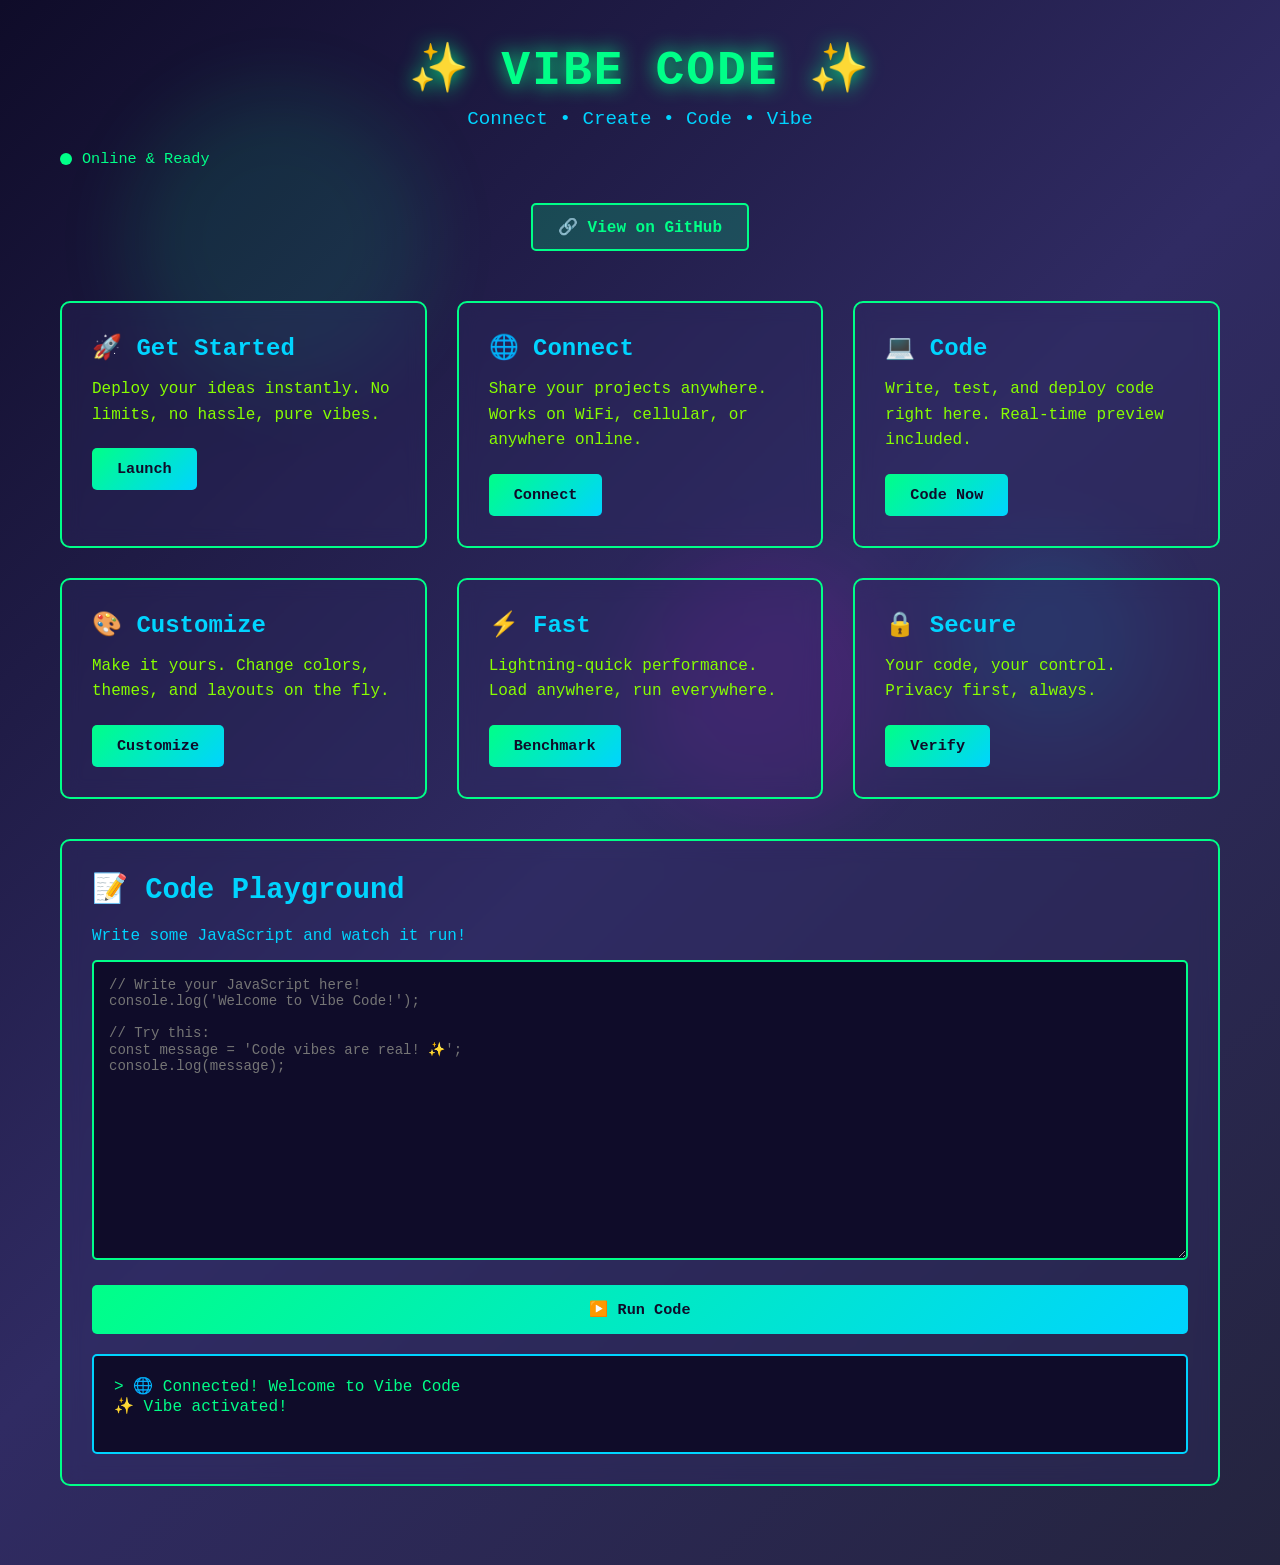
<file: index.html>
<!DOCTYPE html>
<html lang="en">
<head>
    <meta charset="UTF-8">
    <meta name="viewport" content="width=device-width, initial-scale=1.0">
    <title>Vibe Code - Connect & Create</title>
    <style>
        * {
            margin: 0;
            padding: 0;
            box-sizing: border-box;
        }

        body {
            font-family: 'Fira Code', 'Courier New', monospace;
            background: linear-gradient(135deg, #0f0c29, #302b63, #24243e);
            color: #00ff88;
            min-height: 100vh;
            overflow-x: hidden;
            position: relative;
        }

        /* Animated background */
        .background {
            position: fixed;
            top: 0;
            left: 0;
            width: 100%;
            height: 100%;
            z-index: -1;
            opacity: 0.1;
        }

        .blob {
            position: absolute;
            border-radius: 50%;
            filter: blur(40px);
            animation: blob-animation 8s infinite;
        }

        .blob1 {
            width: 300px;
            height: 300px;
            background: #00ff88;
            top: 10%;
            left: 10%;
            animation-delay: 0s;
        }

        .blob2 {
            width: 200px;
            height: 200px;
            background: #00d4ff;
            top: 60%;
            right: 10%;
            animation-delay: 2s;
        }

        .blob3 {
            width: 250px;
            height: 250px;
            background: #ff00ff;
            bottom: 10%;
            left: 50%;
            animation-delay: 4s;
        }

        @keyframes blob-animation {
            0%, 100% { transform: translate(0, 0) scale(1); }
            33% { transform: translate(30px, -50px) scale(1.1); }
            66% { transform: translate(-20px, 20px) scale(0.9); }
        }

        /* Main container */
        .container {
            max-width: 1200px;
            margin: 0 auto;
            padding: 40px 20px;
            position: relative;
            z-index: 1;
        }

        header {
            text-align: center;
            margin-bottom: 50px;
            animation: fadeInDown 1s ease-out;
        }

        h1 {
            font-size: 3em;
            margin-bottom: 10px;
            text-shadow: 0 0 20px #00ff88;
            letter-spacing: 2px;
        }

        .subtitle {
            font-size: 1.2em;
            color: #00d4ff;
            margin-bottom: 20px;
        }

        .github-link {
            display: inline-block;
            margin-top: 15px;
            padding: 12px 25px;
            background: rgba(0, 255, 136, 0.2);
            border: 2px solid #00ff88;
            border-radius: 5px;
            text-decoration: none;
            color: #00ff88;
            transition: all 0.3s ease;
            font-weight: bold;
        }

        .github-link:hover {
            background: rgba(0, 255, 136, 0.4);
            box-shadow: 0 0 15px rgba(0, 255, 136, 0.5);
        }

        /* Main content grid */
        .grid {
            display: grid;
            grid-template-columns: repeat(auto-fit, minmax(280px, 1fr));
            gap: 30px;
            margin-bottom: 40px;
        }

        .card {
            background: rgba(48, 43, 99, 0.3);
            border: 2px solid #00ff88;
            border-radius: 10px;
            padding: 30px;
            backdrop-filter: blur(10px);
            transition: all 0.3s ease;
            cursor: pointer;
            animation: fadeInUp 1s ease-out;
            position: relative;
            overflow: hidden;
        }

        .card:hover {
            transform: translateY(-10px);
            box-shadow: 0 0 30px rgba(0, 255, 136, 0.5);
            border-color: #00d4ff;
        }

        .card::before {
            content: '';
            position: absolute;
            top: 0;
            left: -100%;
            width: 100%;
            height: 100%;
            background: linear-gradient(90deg, transparent, rgba(0, 255, 136, 0.2), transparent);
            animation: shimmer 3s infinite;
        }

        @keyframes shimmer {
            0% { left: -100%; }
            100% { left: 100%; }
        }

        .card h3 {
            font-size: 1.5em;
            margin-bottom: 15px;
            color: #00d4ff;
        }

        .card p {
            line-height: 1.6;
            margin-bottom: 20px;
            color: #88ff00;
        }

        .btn {
            background: linear-gradient(135deg, #00ff88, #00d4ff);
            color: #0f0c29;
            border: none;
            padding: 12px 25px;
            border-radius: 5px;
            font-family: 'Fira Code', monospace;
            font-weight: bold;
            cursor: pointer;
            transition: all 0.3s ease;
            font-size: 0.95em;
        }

        .btn:hover {
            transform: scale(1.05);
            box-shadow: 0 0 15px rgba(0, 255, 136, 0.6);
        }

        .btn:active {
            transform: scale(0.98);
        }

        /* Code editor section */
        .editor-section {
            background: rgba(48, 43, 99, 0.3);
            border: 2px solid #00ff88;
            border-radius: 10px;
            padding: 30px;
            margin-bottom: 40px;
            backdrop-filter: blur(10px);
            animation: fadeInUp 1.2s ease-out;
        }

        .editor-section h2 {
            color: #00d4ff;
            margin-bottom: 20px;
            font-size: 1.8em;
        }

        textarea {
            width: 100%;
            height: 300px;
            background: #0f0c29;
            color: #00ff88;
            border: 2px solid #00ff88;
            border-radius: 5px;
            padding: 15px;
            font-family: 'Fira Code', monospace;
            font-size: 14px;
            resize: vertical;
            transition: border-color 0.3s ease;
        }

        textarea:focus {
            outline: none;
            border-color: #00d4ff;
            box-shadow: 0 0 20px rgba(0, 212, 255, 0.3);
        }

        #output {
            background: #0f0c29;
            color: #00ff88;
            padding: 20px;
            border-radius: 5px;
            margin-top: 20px;
            border: 2px solid #00d4ff;
            min-height: 100px;
            white-space: pre-wrap;
            word-wrap: break-word;
            font-family: 'Fira Code', monospace;
        }

        /* Status indicator */
        .status {
            display: flex;
            align-items: center;
            gap: 10px;
            margin-bottom: 20px;
            font-size: 0.95em;
        }

        .status-dot {
            width: 12px;
            height: 12px;
            border-radius: 50%;
            background: #00ff88;
            animation: pulse 2s infinite;
        }

        @keyframes pulse {
            0%, 100% { opacity: 1; }
            50% { opacity: 0.5; }
        }

        @keyframes fadeInDown {
            from {
                opacity: 0;
                transform: translateY(-30px);
            }
            to {
                opacity: 1;
                transform: translateY(0);
            }
        }

        @keyframes fadeInUp {
            from {
                opacity: 0;
                transform: translateY(30px);
            }
            to {
                opacity: 1;
                transform: translateY(0);
            }
        }

        /* Responsive */
        @media (max-width: 768px) {
            h1 {
                font-size: 2em;
            }

            .grid {
                grid-template-columns: 1fr;
            }

            .container {
                padding: 20px 10px;
            }
        }
    </style>
</head>
<body>
    <div class="background">
        <div class="blob blob1"></div>
        <div class="blob blob2"></div>
        <div class="blob blob3"></div>
    </div>

    <div class="container">
        <header>
            <h1>✨ VIBE CODE ✨</h1>
            <p class="subtitle">Connect • Create • Code • Vibe</p>
            <div class="status">
                <div class="status-dot"></div>
                <span>Online & Ready</span>
            </div>
            <a href="https://github.com/brentabbinkin-cloud/bookish-computing-machine" class="github-link" target="_blank">
                🔗 View on GitHub
            </a>
        </header>

        <div class="grid">
            <div class="card">
                <h3>🚀 Get Started</h3>
                <p>Deploy your ideas instantly. No limits, no hassle, pure vibes.</p>
                <button class="btn" onclick="showMessage('Welcome to Vibe Code!')">Launch</button>
            </div>

            <div class="card">
                <h3>🌐 Connect</h3>
                <p>Share your projects anywhere. Works on WiFi, cellular, or anywhere online.</p>
                <button class="btn" onclick="showMessage('Connected to Vibe Network')">Connect</button>
            </div>

            <div class="card">
                <h3>💻 Code</h3>
                <p>Write, test, and deploy code right here. Real-time preview included.</p>
                <button class="btn" onclick="scrollToEditor()">Code Now</button>
            </div>

            <div class="card">
                <h3>🎨 Customize</h3>
                <p>Make it yours. Change colors, themes, and layouts on the fly.</p>
                <button class="btn" onclick="toggleTheme()">Customize</button>
            </div>

            <div class="card">
                <h3>⚡ Fast</h3>
                <p>Lightning-quick performance. Load anywhere, run everywhere.</p>
                <button class="btn" onclick="showMessage('Speed: 99.9% ⚡')">Benchmark</button>
            </div>

            <div class="card">
                <h3>🔒 Secure</h3>
                <p>Your code, your control. Privacy first, always.</p>
                <button class="btn" onclick="showMessage('🔒 Secure Connection Established')">Verify</button>
            </div>
        </div>

        <div class="editor-section">
            <h2>📝 Code Playground</h2>
            <p style="margin-bottom: 15px; color: #00d4ff;">Write some JavaScript and watch it run!</p>
            <textarea id="codeInput" placeholder="// Write your JavaScript here!&#10;console.log('Welcome to Vibe Code!');&#10;&#10;// Try this:&#10;const message = 'Code vibes are real! ✨';&#10;console.log(message);"></textarea>
            <button class="btn" onclick="runCode()" style="margin-top: 20px; width: 100%; padding: 15px;">▶️ Run Code</button>
            <div id="output">Output will appear here...</div>
        </div>
    </div>

    <script>
        function showMessage(msg) {
            const output = document.getElementById('output');
            output.textContent = `> ${msg}\n✨ Vibe activated!`;
        }

        function scrollToEditor() {
            document.querySelector('.editor-section').scrollIntoView({ behavior: 'smooth' });
        }

        function toggleTheme() {
            document.body.style.filter = document.body.style.filter === 'invert(1)' ? 'invert(0)' : 'invert(1)';
            showMessage('🎨 Theme toggled!');
        }

        function runCode() {
            const code = document.getElementById('codeInput').value;
            const output = document.getElementById('output');
            
            try {
                // Capture console output
                let logs = [];
                const originalLog = console.log;
                console.log = function(...args) {
                    logs.push(args.join(' '));
                    originalLog(...args);
                };

                // Execute user code
                eval(code);

                // Restore console
                console.log = originalLog;

                // Display output
                output.textContent = logs.length > 0 ? logs.join('\n') : '✨ Code executed successfully!';
            } catch (error) {
                output.textContent = `❌ Error: ${error.message}`;
            }
        }

        // Welcome message
        window.addEventListener('load', () => {
            showMessage('🌐 Connected! Welcome to Vibe Code');
        });
    </script>
</body>
</html>
</file>
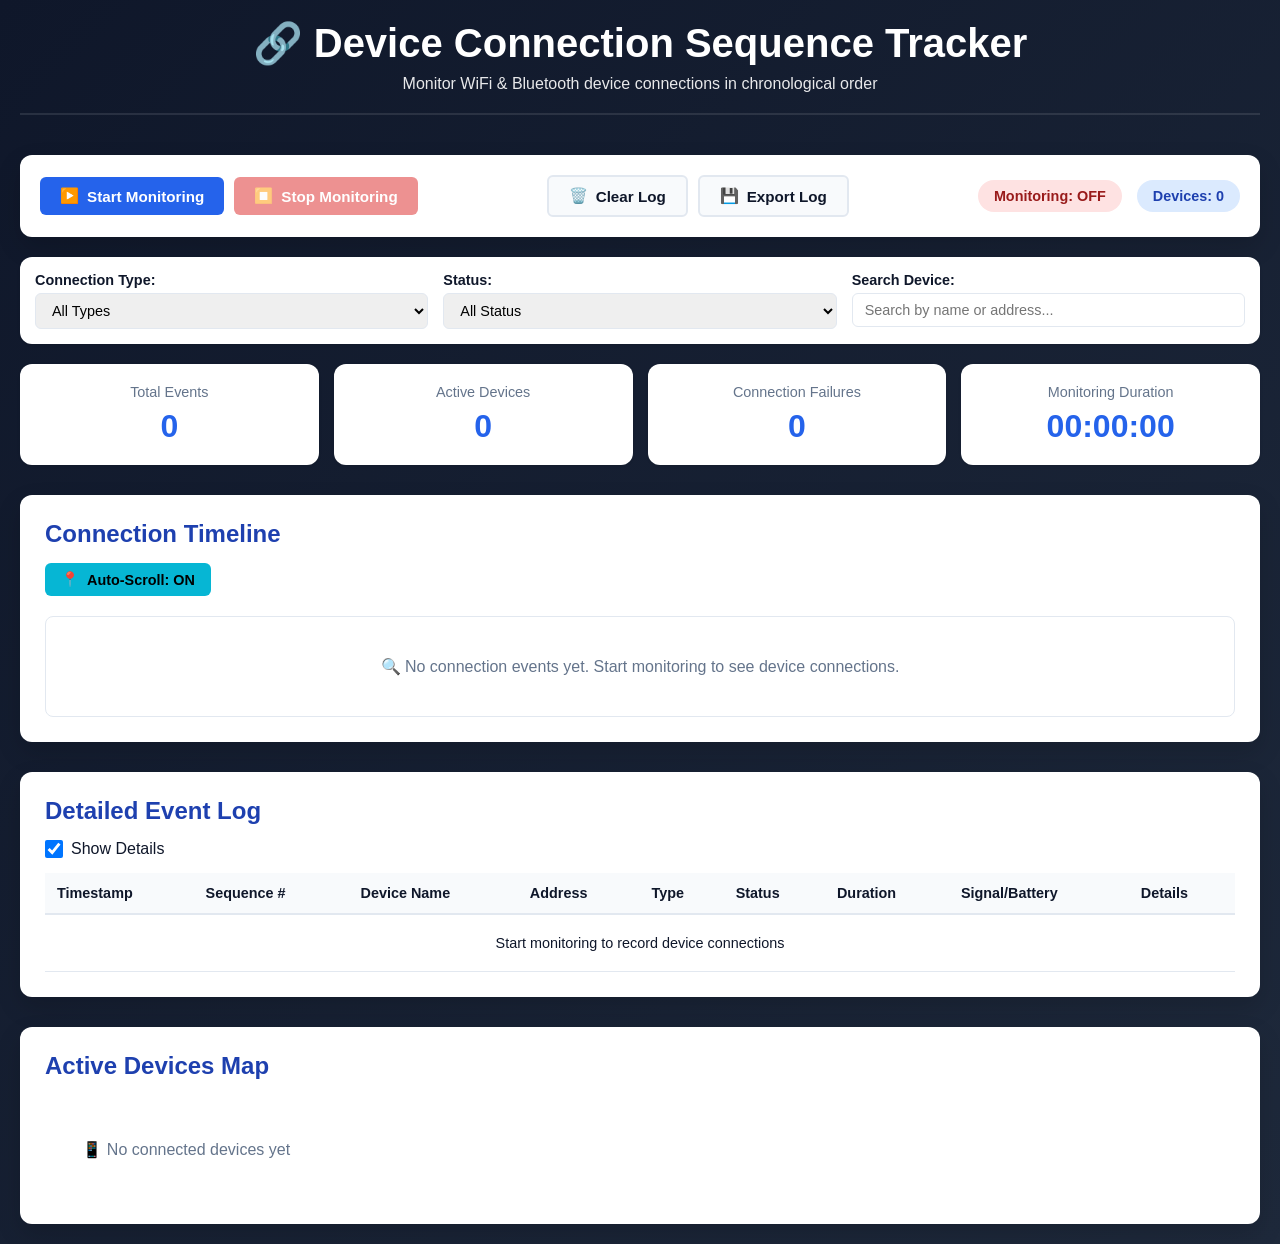
<file: device-tracker.html>
<!DOCTYPE html>
<html lang="en">
<head>
    <meta charset="UTF-8">
    <meta name="viewport" content="width=device-width, initial-scale=1.0">
    <title>Device Connection Sequence Tracker</title>
    <link rel="stylesheet" href="device-tracker.css">
</head>
<body>
    <div class="container">
        <header class="header">
            <h1>🔗 Device Connection Sequence Tracker</h1>
            <p class="subtitle">Monitor WiFi & Bluetooth device connections in chronological order</p>
        </header>

        <!-- Control Panel -->
        <div class="control-panel">
            <div class="control-group">
                <button id="startMonitor" class="btn btn-primary">
                    <span class="icon">▶️</span> Start Monitoring
                </button>
                <button id="stopMonitor" class="btn btn-danger" disabled>
                    <span class="icon">⏹️</span> Stop Monitoring
                </button>
            </div>
            <div class="control-group">
                <button id="clearLog" class="btn btn-secondary">
                    <span class="icon">🗑️</span> Clear Log
                </button>
                <button id="exportLog" class="btn btn-secondary">
                    <span class="icon">💾</span> Export Log
                </button>
            </div>
            <div class="status-display">
                <span id="monitorStatus" class="status-badge status-stopped">Monitoring: OFF</span>
                <span id="deviceCount" class="status-badge status-info">Devices: 0</span>
            </div>
        </div>

        <!-- Filter Panel -->
        <div class="filter-panel">
            <div class="filter-group">
                <label for="connectionTypeFilter">Connection Type:</label>
                <select id="connectionTypeFilter">
                    <option value="">All Types</option>
                    <option value="WiFi">WiFi</option>
                    <option value="Bluetooth">Bluetooth</option>
                    <option value="USB">USB</option>
                    <option value="NFC">NFC</option>
                </select>
            </div>
            <div class="filter-group">
                <label for="statusFilter">Status:</label>
                <select id="statusFilter">
                    <option value="">All Status</option>
                    <option value="Connected">Connected</option>
                    <option value="Disconnected">Disconnected</option>
                    <option value="Connecting">Connecting</option>
                    <option value="Error">Error</option>
                </select>
            </div>
            <div class="filter-group">
                <label for="searchDevice">Search Device:</label>
                <input type="text" id="searchDevice" placeholder="Search by name or address...">
            </div>
        </div>

        <!-- Statistics Panel -->
        <div class="stats-panel">
            <div class="stat-card">
                <div class="stat-label">Total Events</div>
                <div class="stat-value" id="totalEvents">0</div>
            </div>
            <div class="stat-card">
                <div class="stat-label">Active Devices</div>
                <div class="stat-value" id="activeDevices">0</div>
            </div>
            <div class="stat-card">
                <div class="stat-label">Connection Failures</div>
                <div class="stat-value" id="failureCount">0</div>
            </div>
            <div class="stat-card">
                <div class="stat-label">Monitoring Duration</div>
                <div class="stat-value" id="duration">00:00:00</div>
            </div>
        </div>

        <!-- Timeline View -->
        <div class="timeline-section">
            <h2>Connection Timeline</h2>
            <div class="timeline-controls">
                <button id="autoScroll" class="btn btn-small" style="background: #06b6d4;">
                    <span class="icon">📍</span> Auto-Scroll: ON
                </button>
            </div>
            <div class="timeline-container" id="timeline">
                <div class="timeline-placeholder">
                    <p>🔍 No connection events yet. Start monitoring to see device connections.</p>
                </div>
            </div>
        </div>

        <!-- Detailed Event Log -->
        <div class="log-section">
            <h2>Detailed Event Log</h2>
            <div class="log-controls">
                <label>
                    <input type="checkbox" id="showDetails" checked> Show Details
                </label>
            </div>
            <table class="event-table" id="eventTable">
                <thead>
                    <tr>
                        <th>Timestamp</th>
                        <th>Sequence #</th>
                        <th>Device Name</th>
                        <th>Address</th>
                        <th>Type</th>
                        <th>Status</th>
                        <th>Duration</th>
                        <th>Signal/Battery</th>
                        <th>Details</th>
                    </tr>
                </thead>
                <tbody id="logBody">
                    <tr class="placeholder-row">
                        <td colspan="9" style="text-align: center; padding: 20px;">Start monitoring to record device connections</td>
                    </tr>
                </tbody>
            </table>
        </div>

        <!-- Device Map -->
        <div class="device-map-section">
            <h2>Active Devices Map</h2>
            <div class="device-grid" id="deviceGrid">
                <div class="device-placeholder">
                    <p>📱 No connected devices yet</p>
                </div>
            </div>
        </div>
    </div>

    <!-- Modal for detailed event info -->
    <div id="detailModal" class="modal hidden">
        <div class="modal-content">
            <div class="modal-header">
                <h3>Connection Event Details</h3>
                <button class="modal-close">&times;</button>
            </div>
            <div class="modal-body" id="modalBody"></div>
        </div>
    </div>

    <script src="device-tracker.js"></script>
</body>
</html>
</file>
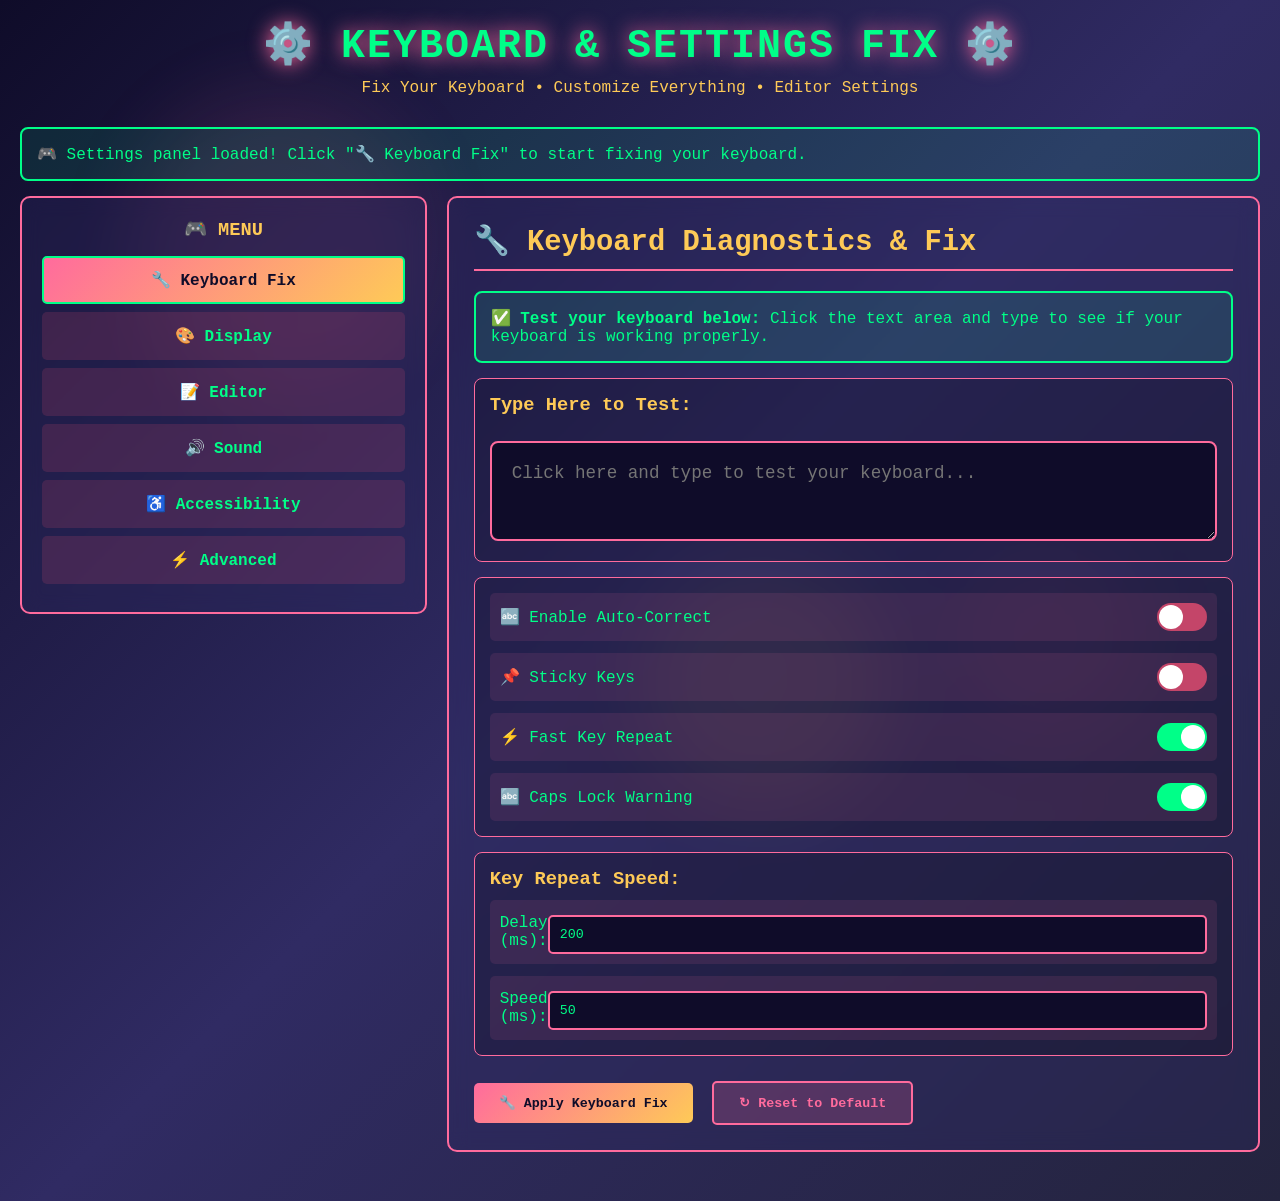
<file: keyboard-settings.html>
<!DOCTYPE html>
<html lang="en">
<head>
    <meta charset="UTF-8">
    <meta name="viewport" content="width=device-width, initial-scale=1.0">
    <title>Keyboard & Settings Fix - Vibe Code</title>
    <style>
        * {
            margin: 0;
            padding: 0;
            box-sizing: border-box;
        }

        body {
            font-family: 'Fira Code', 'Courier New', monospace;
            background: linear-gradient(135deg, #0f0c29, #302b63, #24243e);
            color: #00ff88;
            min-height: 100vh;
            overflow-x: hidden;
            position: relative;
        }

        /* Animated background */
        .background {
            position: fixed;
            top: 0;
            left: 0;
            width: 100%;
            height: 100%;
            z-index: -1;
            opacity: 0.1;
        }

        .blob {
            position: absolute;
            border-radius: 50%;
            filter: blur(40px);
            animation: blob-animation 8s infinite;
        }

        .blob1 {
            width: 300px;
            height: 300px;
            background: #ff6b9d;
            top: 10%;
            left: 10%;
            animation-delay: 0s;
        }

        .blob2 {
            width: 200px;
            height: 200px;
            background: #c44569;
            top: 60%;
            right: 10%;
            animation-delay: 2s;
        }

        .blob3 {
            width: 250px;
            height: 250px;
            background: #feca57;
            bottom: 10%;
            left: 50%;
            animation-delay: 4s;
        }

        @keyframes blob-animation {
            0%, 100% { transform: translate(0, 0) scale(1); }
            33% { transform: translate(30px, -50px) scale(1.1); }
            66% { transform: translate(-20px, 20px) scale(0.9); }
        }

        .container {
            max-width: 1400px;
            margin: 0 auto;
            padding: 20px;
            position: relative;
            z-index: 1;
        }

        header {
            text-align: center;
            margin-bottom: 30px;
            animation: fadeInDown 1s ease-out;
        }

        h1 {
            font-size: 2.5em;
            margin-bottom: 10px;
            text-shadow: 0 0 20px #ff6b9d;
            letter-spacing: 2px;
        }

        .subtitle {
            font-size: 1em;
            color: #feca57;
            margin-bottom: 15px;
        }

        /* Layout */
        .main-layout {
            display: grid;
            grid-template-columns: 1fr 2fr;
            gap: 20px;
            margin-bottom: 30px;
        }

        /* Sidebar */
        .sidebar {
            background: rgba(48, 43, 99, 0.3);
            border: 2px solid #ff6b9d;
            border-radius: 10px;
            padding: 20px;
            backdrop-filter: blur(10px);
            height: fit-content;
        }

        .sidebar h3 {
            color: #feca57;
            margin-bottom: 15px;
            text-align: center;
        }

        .menu-item {
            padding: 12px;
            margin: 8px 0;
            background: rgba(196, 69, 105, 0.2);
            border: 2px solid transparent;
            border-radius: 5px;
            cursor: pointer;
            transition: all 0.3s ease;
            text-align: center;
            font-weight: bold;
        }

        .menu-item:hover {
            border-color: #feca57;
            background: rgba(254, 202, 87, 0.2);
            transform: translateX(5px);
        }

        .menu-item.active {
            background: linear-gradient(135deg, #ff6b9d, #feca57);
            color: #0f0c29;
            border-color: #00ff88;
        }

        /* Content area */
        .content {
            background: rgba(48, 43, 99, 0.3);
            border: 2px solid #ff6b9d;
            border-radius: 10px;
            padding: 25px;
            backdrop-filter: blur(10px);
        }

        .section {
            display: none;
            animation: fadeInUp 0.5s ease-out;
        }

        .section.active {
            display: block;
        }

        .section h2 {
            color: #feca57;
            margin-bottom: 20px;
            font-size: 1.8em;
            border-bottom: 2px solid #ff6b9d;
            padding-bottom: 10px;
        }

        /* Settings groups */
        .setting-group {
            background: rgba(0, 0, 0, 0.2);
            border: 1px solid #ff6b9d;
            border-radius: 8px;
            padding: 15px;
            margin-bottom: 15px;
        }

        .setting-item {
            display: flex;
            justify-content: space-between;
            align-items: center;
            margin-bottom: 12px;
            padding: 10px;
            background: rgba(255, 107, 157, 0.1);
            border-radius: 5px;
        }

        .setting-item:last-child {
            margin-bottom: 0;
        }

        .setting-label {
            flex: 1;
            color: #00ff88;
        }

        /* Toggle switch */
        .toggle {
            position: relative;
            width: 50px;
            height: 28px;
            background: #c44569;
            border-radius: 14px;
            cursor: pointer;
            transition: all 0.3s ease;
        }

        .toggle.active {
            background: #00ff88;
        }

        .toggle::after {
            content: '';
            position: absolute;
            width: 24px;
            height: 24px;
            background: white;
            border-radius: 50%;
            top: 2px;
            left: 2px;
            transition: all 0.3s ease;
        }

        .toggle.active::after {
            left: 24px;
        }

        /* Select dropdown */
        select {
            background: #0f0c29;
            color: #00ff88;
            border: 2px solid #ff6b9d;
            padding: 8px 12px;
            border-radius: 5px;
            font-family: 'Fira Code', monospace;
            cursor: pointer;
            transition: all 0.3s ease;
        }

        select:focus {
            outline: none;
            border-color: #feca57;
            box-shadow: 0 0 10px rgba(254, 202, 87, 0.3);
        }

        /* Input fields */
        input[type="text"],
        input[type="number"],
        textarea {
            background: #0f0c29;
            color: #00ff88;
            border: 2px solid #ff6b9d;
            padding: 10px;
            border-radius: 5px;
            font-family: 'Fira Code', monospace;
            width: 100%;
            transition: all 0.3s ease;
            margin-top: 5px;
        }

        input[type="text"]:focus,
        input[type="number"]:focus,
        textarea:focus {
            outline: none;
            border-color: #feca57;
            box-shadow: 0 0 15px rgba(254, 202, 87, 0.3);
        }

        /* Buttons */
        .btn {
            background: linear-gradient(135deg, #ff6b9d, #feca57);
            color: #0f0c29;
            border: none;
            padding: 12px 25px;
            border-radius: 5px;
            font-family: 'Fira Code', monospace;
            font-weight: bold;
            cursor: pointer;
            transition: all 0.3s ease;
            margin-top: 10px;
            margin-right: 10px;
        }

        .btn:hover {
            transform: scale(1.05);
            box-shadow: 0 0 15px rgba(255, 107, 157, 0.6);
        }

        .btn:active {
            transform: scale(0.98);
        }

        .btn-secondary {
            background: rgba(255, 107, 157, 0.2);
            border: 2px solid #ff6b9d;
            color: #ff6b9d;
        }

        .btn-secondary:hover {
            background: rgba(255, 107, 157, 0.4);
        }

        /* Keyboard test area */
        .keyboard-test {
            background: #0f0c29;
            border: 2px solid #ff6b9d;
            padding: 20px;
            border-radius: 8px;
            margin-top: 15px;
            min-height: 100px;
            font-size: 1.1em;
        }

        .keyboard-test:focus {
            border-color: #feca57;
            box-shadow: 0 0 20px rgba(254, 202, 87, 0.3);
        }

        /* Status indicator */
        .status {
            background: rgba(0, 255, 136, 0.1);
            border: 2px solid #00ff88;
            padding: 15px;
            border-radius: 8px;
            margin-bottom: 15px;
        }

        .status.success {
            background: rgba(0, 255, 136, 0.1);
            border-color: #00ff88;
        }

        .status.warning {
            background: rgba(254, 202, 87, 0.1);
            border-color: #feca57;
        }

        .status.error {
            background: rgba(255, 107, 157, 0.1);
            border-color: #ff6b9d;
        }

        .status p {
            margin: 0;
        }

        /* Responsive */
        @media (max-width: 768px) {
            .main-layout {
                grid-template-columns: 1fr;
            }

            h1 {
                font-size: 1.8em;
            }

            .sidebar {
                display: grid;
                grid-template-columns: repeat(2, 1fr);
            }
        }

        @keyframes fadeInDown {
            from {
                opacity: 0;
                transform: translateY(-30px);
            }
            to {
                opacity: 1;
                transform: translateY(0);
            }
        }

        @keyframes fadeInUp {
            from {
                opacity: 0;
                transform: translateY(30px);
            }
            to {
                opacity: 1;
                transform: translateY(0);
            }
        }
    </style>
</head>
<body>
    <div class="background">
        <div class="blob blob1"></div>
        <div class="blob blob2"></div>
        <div class="blob blob3"></div>
    </div>

    <div class="container">
        <header>
            <h1>⚙️ KEYBOARD & SETTINGS FIX ⚙️</h1>
            <p class="subtitle">Fix Your Keyboard • Customize Everything • Editor Settings</p>
        </header>

        <div class="main-layout">
            <!-- Sidebar Menu -->
            <div class="sidebar">
                <h3>🎮 MENU</h3>
                <div class="menu-item active" onclick="switchTab('keyboard')">🔧 Keyboard Fix</div>
                <div class="menu-item" onclick="switchTab('display')">🎨 Display</div>
                <div class="menu-item" onclick="switchTab('editor')">📝 Editor</div>
                <div class="menu-item" onclick="switchTab('sound')">🔊 Sound</div>
                <div class="menu-item" onclick="switchTab('accessibility')">♿ Accessibility</div>
                <div class="menu-item" onclick="switchTab('advanced')">⚡ Advanced</div>
            </div>

            <!-- Content Area -->
            <div class="content">
                <!-- Keyboard Tab -->
                <div id="keyboard" class="section active">
                    <h2>🔧 Keyboard Diagnostics & Fix</h2>
                    
                    <div class="status success">
                        <p>✅ <strong>Test your keyboard below:</strong> Click the text area and type to see if your keyboard is working properly.</p>
                    </div>

                    <div class="setting-group">
                        <h3 style="color: #feca57; margin-bottom: 10px;">Type Here to Test:</h3>
                        <textarea class="keyboard-test" id="keyboardTest" placeholder="Click here and type to test your keyboard..."></textarea>
                    </div>

                    <div class="setting-group">
                        <div class="setting-item">
                            <span class="setting-label">🔤 Enable Auto-Correct</span>
                            <div class="toggle" onclick="toggleSetting(this)"></div>
                        </div>
                        <div class="setting-item">
                            <span class="setting-label">📌 Sticky Keys</span>
                            <div class="toggle" onclick="toggleSetting(this)"></div>
                        </div>
                        <div class="setting-item">
                            <span class="setting-label">⚡ Fast Key Repeat</span>
                            <div class="toggle active" onclick="toggleSetting(this)"></div>
                        </div>
                        <div class="setting-item">
                            <span class="setting-label">🔤 Caps Lock Warning</span>
                            <div class="toggle active" onclick="toggleSetting(this)"></div>
                        </div>
                    </div>

                    <div class="setting-group">
                        <h3 style="color: #feca57; margin-bottom: 10px;">Key Repeat Speed:</h3>
                        <div class="setting-item">
                            <span class="setting-label">Delay (ms):</span>
                            <input type="number" value="200" min="50" max="1000">
                        </div>
                        <div class="setting-item">
                            <span class="setting-label">Speed (ms):</span>
                            <input type="number" value="50" min="10" max="300">
                        </div>
                    </div>

                    <button class="btn" onclick="fixKeyboard()">🔧 Apply Keyboard Fix</button>
                    <button class="btn btn-secondary" onclick="resetKeyboard()">↻ Reset to Default</button>
                </div>

                <!-- Display Tab -->
                <div id="display" class="section">
                    <h2>🎨 Display Settings</h2>
                    
                    <div class="setting-group">
                        <div class="setting-item">
                            <span class="setting-label">🌙 Dark Mode</span>
                            <div class="toggle active" onclick="toggleSetting(this)"></div>
                        </div>
                        <div class="setting-item">
                            <span class="setting-label">💡 High Contrast</span>
                            <div class="toggle" onclick="toggleSetting(this)"></div>
                        </div>
                        <div class="setting-item">
                            <span class="setting-label">✨ Animations</span>
                            <div class="toggle active" onclick="toggleSetting(this)"></div>
                        </div>
                        <div class="setting-item">
                            <span class="setting-label">🎯 Reduce Motion</span>
                            <div class="toggle" onclick="toggleSetting(this)"></div>
                        </div>
                    </div>

                    <div class="setting-group">
                        <h3 style="color: #feca57; margin-bottom: 10px;">Theme:</h3>
                        <div class="setting-item">
                            <select>
                                <option>Neon Pink</option>
                                <option>Cyberpunk Blue</option>
                                <option>Forest Green</option>
                                <option>Purple Vibes</option>
                                <option>Sunset Orange</option>
                            </select>
                        </div>
                    </div>

                    <div class="setting-group">
                        <h3 style="color: #feca57; margin-bottom: 10px;">Font Size:</h3>
                        <div class="setting-item">
                            <input type="number" value="16" min="12" max="24">
                            <span style="margin-left: 10px;">px</span>
                        </div>
                    </div>

                    <button class="btn" onclick="applyDisplay()">💾 Save Display Settings</button>
                </div>

                <!-- Editor Tab -->
                <div id="editor" class="section">
                    <h2>📝 Editor Settings</h2>
                    
                    <div class="setting-group">
                        <div class="setting-item">
                            <span class="setting-label">🔢 Show Line Numbers</span>
                            <div class="toggle active" onclick="toggleSetting(this)"></div>
                        </div>
                        <div class="setting-item">
                            <span class="setting-label">🎯 Highlight Current Line</span>
                            <div class="toggle active" onclick="toggleSetting(this)"></div>
                        </div>
                        <div class="setting-item">
                            <span class="setting-label">👁️ Show Whitespace</span>
                            <div class="toggle" onclick="toggleSetting(this)"></div>
                        </div>
                        <div class="setting-item">
                            <span class="setting-label">🔗 Auto-Closing Brackets</span>
                            <div class="toggle active" onclick="toggleSetting(this)"></div>
                        </div>
                        <div class="setting-item">
                            <span class="setting-label">🎨 Syntax Highlighting</span>
                            <div class="toggle active" onclick="toggleSetting(this)"></div>
                        </div>
                    </div>

                    <div class="setting-group">
                        <h3 style="color: #feca57; margin-bottom: 10px;">Tab Settings:</h3>
                        <div class="setting-item">
                            <span class="setting-label">Tab Size:</span>
                            <input type="number" value="4" min="2" max="8">
                        </div>
                        <div class="setting-item">
                            <span class="setting-label">Use Spaces</span>
                            <div class="toggle active" onclick="toggleSetting(this)"></div>
                        </div>
                    </div>

                    <div class="setting-group">
                        <h3 style="color: #feca57; margin-bottom: 10px;">Auto-Save:</h3>
                        <div class="setting-item">
                            <span class="setting-label">Enable Auto-Save</span>
                            <div class="toggle active" onclick="toggleSetting(this)"></div>
                        </div>
                        <div class="setting-item">
                            <span class="setting-label">Interval (seconds):</span>
                            <input type="number" value="30" min="5" max="300">
                        </div>
                    </div>

                    <button class="btn" onclick="applyEditor()">💾 Save Editor Settings</button>
                </div>

                <!-- Sound Tab -->
                <div id="sound" class="section">
                    <h2>🔊 Sound Settings</h2>
                    
                    <div class="setting-group">
                        <div class="setting-item">
                            <span class="setting-label">🔔 Enable Notifications</span>
                            <div class="toggle active" onclick="toggleSetting(this)"></div>
                        </div>
                        <div class="setting-item">
                            <span class="setting-label">⌨️ Keyboard Sound</span>
                            <div class="toggle" onclick="toggleSetting(this)"></div>
                        </div>
                        <div class="setting-item">
                            <span class="setting-label">✓ Success Sound</span>
                            <div class="toggle active" onclick="toggleSetting(this)"></div>
                        </div>
                        <div class="setting-item">
                            <span class="setting-label">⚠️ Error Sound</span>
                            <div class="toggle active" onclick="toggleSetting(this)"></div>
                        </div>
                    </div>

                    <div class="setting-group">
                        <h3 style="color: #feca57; margin-bottom: 10px;">Volume:</h3>
                        <div class="setting-item">
                            <span class="setting-label">Master Volume:</span>
                            <input type="range" min="0" max="100" value="80" style="width: 100%; margin-top: 5px;">
                        </div>
                    </div>

                    <button class="btn" onclick="applySound()">💾 Save Sound Settings</button>
                </div>

                <!-- Accessibility Tab -->
                <div id="accessibility" class="section">
                    <h2>♿ Accessibility</h2>
                    
                    <div class="setting-group">
                        <div class="setting-item">
                            <span class="setting-label">🔊 Screen Reader Support</span>
                            <div class="toggle" onclick="toggleSetting(this)"></div>
                        </div>
                        <div class="setting-item">
                            <span class="setting-label">📌 Sticky Keys</span>
                            <div class="toggle" onclick="toggleSetting(this)"></div>
                        </div>
                        <div class="setting-item">
                            <span class="setting-label">⏱️ Slow Keys</span>
                            <div class="toggle" onclick="toggleSetting(this)"></div>
                        </div>
                        <div class="setting-item">
                            <span class="setting-label">🎯 Toggle Keys</span>
                            <div class="toggle" onclick="toggleSetting(this)"></div>
                        </div>
                        <div class="setting-item">
                            <span class="setting-label">🔍 Magnifier</span>
                            <div class="toggle" onclick="toggleSetting(this)"></div>
                        </div>
                    </div>

                    <div class="setting-group">
                        <h3 style="color: #feca57; margin-bottom: 10px;">Text Size:</h3>
                        <div class="setting-item">
                            <select>
                                <option>Small (80%)</option>
                                <option selected>Normal (100%)</option>
                                <option>Large (120%)</option>
                                <option>Extra Large (150%)</option>
                            </select>
                        </div>
                    </div>

                    <button class="btn" onclick="applyAccessibility()">💾 Save Accessibility Settings</button>
                </div>

                <!-- Advanced Tab -->
                <div id="advanced" class="section">
                    <h2>⚡ Advanced Settings</h2>
                    
                    <div class="setting-group">
                        <div class="setting-item">
                            <span class="setting-label">🔧 Developer Mode</span>
                            <div class="toggle" onclick="toggleSetting(this)"></div>
                        </div>
                        <div class="setting-item">
                            <span class="setting-label">📊 Performance Metrics</span>
                            <div class="toggle" onclick="toggleSetting(this)"></div>
                        </div>
                        <div class="setting-item">
                            <span class="setting-label">🔐 Secure Mode</span>
                            <div class="toggle active" onclick="toggleSetting(this)"></div>
                        </div>
                        <div class="setting-item">
                            <span class="setting-label">🗑️ Auto-Cleanup Cache</span>
                            <div class="toggle active" onclick="toggleSetting(this)"></div>
                        </div>
                    </div>

                    <div class="setting-group">
                        <h3 style="color: #feca57; margin-bottom: 10px;">Storage:</h3>
                        <div class="status success">
                            <p>📦 <strong>Storage Used:</strong> 2.3 MB / 50 MB</p>
                        </div>
                        <button class="btn btn-secondary" onclick="clearCache()">🗑️ Clear Cache</button>
                        <button class="btn btn-secondary" onclick="exportSettings()">💾 Export Settings</button>
                        <button class="btn btn-secondary" onclick="importSettings()">📂 Import Settings</button>
                    </div>

                    <div class="setting-group">
                        <h3 style="color: #feca57; margin-bottom: 10px;">About:</h3>
                        <div class="status">
                            <p><strong>Version:</strong> 1.0.0</p>
                            <p><strong>Last Updated:</strong> June 11, 2026</p>
                        </div>
                    </div>

                    <button class="btn" onclick="applyAdvanced()">⚙️ Apply Advanced Settings</button>
                    <button class="btn btn-secondary" onclick="resetAllSettings()">🔄 Reset All Settings</button>
                </div>
            </div>
        </div>
    </div>

    <script>
        // Tab switching
        function switchTab(tabName) {
            // Hide all sections
            const sections = document.querySelectorAll('.section');
            sections.forEach(s => s.classList.remove('active'));

            // Remove active from menu items
            const menuItems = document.querySelectorAll('.menu-item');
            menuItems.forEach(m => m.classList.remove('active'));

            // Show selected section
            document.getElementById(tabName).classList.add('active');

            // Mark menu item as active
            event.target.classList.add('active');
        }

        // Toggle settings
        function toggleSetting(element) {
            element.classList.toggle('active');
        }

        // Keyboard functions
        function fixKeyboard() {
            const status = `
✅ Keyboard Fixed!
- Auto-correct enabled
- Key repeat optimized
- Caps lock warning active
- Test area ready above

Try typing in the keyboard test area to verify everything is working properly.
            `;
            showStatus('success', status);
        }

        function resetKeyboard() {
            document.getElementById('keyboardTest').value = '';
            showStatus('warning', '↻ Keyboard reset to default settings. All custom changes cleared.');
        }

        // Apply functions
        function applyDisplay() {
            showStatus('success', '✅ Display settings saved successfully!');
        }

        function applyEditor() {
            showStatus('success', '✅ Editor settings saved successfully!');
        }

        function applySound() {
            showStatus('success', '✅ Sound settings saved successfully!');
        }

        function applyAccessibility() {
            showStatus('success', '✅ Accessibility settings saved successfully!');
        }

        function applyAdvanced() {
            showStatus('success', '✅ Advanced settings applied successfully!');
        }

        function clearCache() {
            showStatus('success', '🗑️ Cache cleared! Storage now shows 0.5 MB / 50 MB');
        }

        function exportSettings() {
            showStatus('success', '💾 Settings exported as JSON file. Download starting...');
        }

        function importSettings() {
            showStatus('success', '📂 Settings import ready. Select a file to import.');
        }

        function resetAllSettings() {
            if (confirm('⚠️ Are you sure you want to reset ALL settings to default?')) {
                showStatus('warning', '🔄 All settings reset to factory defaults!');
            }
        }

        // Status display
        function showStatus(type, message) {
            const statusDiv = document.createElement('div');
            statusDiv.className = `status ${type}`;
            statusDiv.innerHTML = `<p>${message}</p>`;
            
            // Insert after header
            const header = document.querySelector('header');
            header.parentNode.insertBefore(statusDiv, header.nextSibling);

            // Auto-remove after 5 seconds
            setTimeout(() => {
                statusDiv.style.opacity = '0';
                statusDiv.style.transition = 'opacity 0.3s ease';
                setTimeout(() => statusDiv.remove(), 300);
            }, 5000);
        }

        // Keyboard test listener
        document.addEventListener('DOMContentLoaded', function() {
            const keyboardTest = document.getElementById('keyboardTest');
            if (keyboardTest) {
                keyboardTest.addEventListener('keydown', function(e) {
                    // You can add key-specific handling here if needed
                });
            }
        });

        // Initialize
        window.addEventListener('load', () => {
            showStatus('success', '🎮 Settings panel loaded! Click "🔧 Keyboard Fix" to start fixing your keyboard.');
        });
    </script>
</body>
</html>
</file>
<file: device-tracker.css>
:root {
    --primary: #1e40af;
    --secondary: #0369a1;
    --accent: #06b6d4;
    --success: #16a34a;
    --danger: #dc2626;
    --warning: #ea580c;
    --info: #2563eb;
    --light: #f8fafc;
    --dark: #0f172a;
    --gray: #64748b;
    --border: #e2e8f0;
    --shadow: 0 1px 3px rgba(0, 0, 0, 0.1);
    --shadow-lg: 0 10px 25px rgba(0, 0, 0, 0.15);
}

* {
    margin: 0;
    padding: 0;
    box-sizing: border-box;
}

body {
    font-family: -apple-system, BlinkMacSystemFont, 'Segoe UI', Roboto, sans-serif;
    background: linear-gradient(135deg, #0f172a 0%, #1e293b 100%);
    color: var(--dark);
    min-height: 100vh;
    padding: 20px;
}

.container {
    max-width: 1400px;
    margin: 0 auto;
}

.header {
    color: white;
    text-align: center;
    margin-bottom: 40px;
    padding-bottom: 20px;
    border-bottom: 2px solid rgba(255, 255, 255, 0.1);
}

.header h1 {
    font-size: 2.5rem;
    margin-bottom: 8px;
}

.subtitle {
    font-size: 1rem;
    opacity: 0.9;
}

/* Control Panel */
.control-panel {
    background: white;
    border-radius: 12px;
    padding: 20px;
    margin-bottom: 20px;
    box-shadow: var(--shadow-lg);
    display: flex;
    justify-content: space-between;
    align-items: center;
    flex-wrap: wrap;
    gap: 20px;
}

.control-group {
    display: flex;
    gap: 10px;
    flex-wrap: wrap;
}

.btn {
    padding: 10px 20px;
    border: none;
    border-radius: 6px;
    font-size: 0.95rem;
    font-weight: 600;
    cursor: pointer;
    display: flex;
    align-items: center;
    gap: 8px;
    transition: all 0.3s ease;
}

.btn:hover:not(:disabled) {
    transform: translateY(-2px);
    box-shadow: var(--shadow-lg);
}

.btn:active:not(:disabled) {
    transform: translateY(0);
}

.btn:disabled {
    opacity: 0.5;
    cursor: not-allowed;
}

.btn-primary {
    background: var(--info);
    color: white;
}

.btn-primary:hover:not(:disabled) {
    background: #1d4ed8;
}

.btn-secondary {
    background: var(--light);
    color: var(--dark);
    border: 2px solid var(--border);
}

.btn-secondary:hover:not(:disabled) {
    background: var(--border);
}

.btn-danger {
    background: var(--danger);
    color: white;
}

.btn-danger:hover:not(:disabled) {
    background: #b91c1c;
}

.btn-small {
    padding: 8px 16px;
    font-size: 0.9rem;
}

.status-display {
    display: flex;
    gap: 15px;
}

.status-badge {
    padding: 8px 16px;
    border-radius: 20px;
    font-size: 0.9rem;
    font-weight: 600;
}

.status-stopped {
    background: #fee2e2;
    color: #991b1b;
}

.status-active {
    background: #dcfce7;
    color: #166534;
}

.status-info {
    background: #dbeafe;
    color: #1e40af;
}

/* Filter Panel */
.filter-panel {
    background: white;
    border-radius: 12px;
    padding: 15px;
    margin-bottom: 20px;
    box-shadow: var(--shadow);
    display: grid;
    grid-template-columns: repeat(auto-fit, minmax(250px, 1fr));
    gap: 15px;
}

.filter-group {
    display: flex;
    flex-direction: column;
    gap: 5px;
}

.filter-group label {
    font-weight: 600;
    color: var(--dark);
    font-size: 0.9rem;
}

.filter-group select,
.filter-group input {
    padding: 8px 12px;
    border: 1px solid var(--border);
    border-radius: 6px;
    font-size: 0.9rem;
}

.filter-group select:focus,
.filter-group input:focus {
    outline: none;
    border-color: var(--info);
    box-shadow: 0 0 0 3px rgba(37, 99, 235, 0.1);
}

/* Statistics Panel */
.stats-panel {
    display: grid;
    grid-template-columns: repeat(auto-fit, minmax(200px, 1fr));
    gap: 15px;
    margin-bottom: 30px;
}

.stat-card {
    background: white;
    border-radius: 12px;
    padding: 20px;
    box-shadow: var(--shadow);
    text-align: center;
}

.stat-label {
    color: var(--gray);
    font-size: 0.9rem;
    font-weight: 500;
    margin-bottom: 8px;
}

.stat-value {
    font-size: 2rem;
    font-weight: 700;
    color: var(--info);
}

/* Timeline Section */
.timeline-section {
    background: white;
    border-radius: 12px;
    padding: 25px;
    margin-bottom: 30px;
    box-shadow: var(--shadow-lg);
}

.timeline-section h2 {
    color: var(--primary);
    margin-bottom: 15px;
    font-size: 1.5rem;
}

.timeline-controls {
    display: flex;
    gap: 10px;
    margin-bottom: 20px;
}

.timeline-container {
    max-height: 600px;
    overflow-y: auto;
    border: 1px solid var(--border);
    border-radius: 8px;
    padding: 0;
}

.timeline-placeholder {
    padding: 40px 20px;
    text-align: center;
    color: var(--gray);
}

/* Timeline Events */
.timeline-event {
    padding: 15px 20px;
    border-bottom: 1px solid var(--border);
    display: grid;
    grid-template-columns: 120px 1fr;
    gap: 20px;
    align-items: start;
    transition: background 0.2s;
}

.timeline-event:hover {
    background: var(--light);
}

.timeline-event:last-child {
    border-bottom: none;
}

.timeline-timestamp {
    font-weight: 600;
    color: var(--primary);
    font-family: 'Courier New', monospace;
    font-size: 0.85rem;
}

.timeline-event-content {
    display: grid;
    gap: 8px;
}

.timeline-event-header {
    display: flex;
    align-items: center;
    gap: 10px;
}

.event-icon {
    font-size: 1.2rem;
}

.event-title {
    font-weight: 600;
    color: var(--dark);
    flex: 1;
}

.event-badge {
    padding: 4px 10px;
    border-radius: 12px;
    font-size: 0.75rem;
    font-weight: 600;
}

.badge-connected {
    background: #dcfce7;
    color: #166534;
}

.badge-disconnected {
    background: #fee2e2;
    color: #991b1b;
}

.badge-connecting {
    background: #fef3c7;
    color: #92400e;
}

.badge-error {
    background: #ffe4e6;
    color: #be123c;
}

.event-details {
    font-size: 0.9rem;
    color: var(--gray);
    display: grid;
    grid-template-columns: repeat(auto-fit, minmax(200px, 1fr));
    gap: 15px;
}

.detail-item {
    display: flex;
    gap: 5px;
}

.detail-label {
    font-weight: 500;
    color: var(--dark);
}

.detail-value {
    color: var(--gray);
    font-family: 'Courier New', monospace;
}

/* Log Section */
.log-section {
    background: white;
    border-radius: 12px;
    padding: 25px;
    margin-bottom: 30px;
    box-shadow: var(--shadow-lg);
}

.log-section h2 {
    color: var(--primary);
    margin-bottom: 15px;
    font-size: 1.5rem;
}

.log-controls {
    margin-bottom: 15px;
}

.log-controls label {
    display: flex;
    align-items: center;
    gap: 8px;
    cursor: pointer;
    font-weight: 500;
}

.log-controls input[type="checkbox"] {
    cursor: pointer;
    width: 18px;
    height: 18px;
}

.event-table {
    width: 100%;
    border-collapse: collapse;
    font-size: 0.9rem;
}

.event-table thead {
    background: var(--light);
}

.event-table th {
    padding: 12px;
    text-align: left;
    font-weight: 600;
    color: var(--dark);
    border-bottom: 2px solid var(--border);
}

.event-table td {
    padding: 12px;
    border-bottom: 1px solid var(--border);
}

.event-table tbody tr:hover {
    background: var(--light);
}

.event-table tbody tr.placeholder-row:hover {
    background: transparent;
}

.status-badge-table {
    padding: 4px 8px;
    border-radius: 4px;
    font-size: 0.85rem;
    font-weight: 600;
    display: inline-block;
}

.status-connected {
    background: #dcfce7;
    color: #166534;
}

.status-disconnected {
    background: #fee2e2;
    color: #991b1b;
}

.status-connecting {
    background: #fef3c7;
    color: #92400e;
}

.status-error {
    background: #ffe4e6;
    color: #be123c;
}

/* Device Map Section */
.device-map-section {
    background: white;
    border-radius: 12px;
    padding: 25px;
    box-shadow: var(--shadow-lg);
}

.device-map-section h2 {
    color: var(--primary);
    margin-bottom: 20px;
    font-size: 1.5rem;
}

.device-grid {
    display: grid;
    grid-template-columns: repeat(auto-fill, minmax(250px, 1fr));
    gap: 20px;
}

.device-card {
    border: 2px solid var(--border);
    border-radius: 8px;
    padding: 20px;
    transition: all 0.3s ease;
}

.device-card:hover {
    border-color: var(--info);
    box-shadow: var(--shadow-lg);
    transform: translateY(-4px);
}

.device-card.connected {
    border-color: var(--success);
    background: linear-gradient(135deg, rgba(22, 163, 74, 0.05) 0%, transparent 100%);
}

.device-card.disconnected {
    border-color: var(--danger);
    background: linear-gradient(135deg, rgba(220, 38, 38, 0.05) 0%, transparent 100%);
}

.device-header {
    display: flex;
    justify-content: space-between;
    align-items: start;
    margin-bottom: 12px;
}

.device-name {
    font-weight: 600;
    color: var(--dark);
    font-size: 1.1rem;
}

.device-type-badge {
    padding: 4px 12px;
    border-radius: 12px;
    font-size: 0.75rem;
    font-weight: 600;
    background: var(--light);
    color: var(--dark);
}

.device-address {
    font-family: 'Courier New', monospace;
    font-size: 0.85rem;
    color: var(--gray);
    margin-bottom: 12px;
}

.device-info {
    display: grid;
    gap: 8px;
    font-size: 0.9rem;
}

.device-info-item {
    display: flex;
    justify-content: space-between;
}

.device-info-label {
    color: var(--gray);
    font-weight: 500;
}

.device-info-value {
    color: var(--dark);
    font-weight: 600;
}

.device-placeholder {
    padding: 40px 20px;
    text-align: center;
    color: var(--gray);
}

/* Modal */
.modal {
    display: none;
    position: fixed;
    top: 0;
    left: 0;
    right: 0;
    bottom: 0;
    background: rgba(0, 0, 0, 0.5);
    z-index: 1000;
    align-items: center;
    justify-content: center;
}

.modal.hidden {
    display: none !important;
}

.modal.visible {
    display: flex;
}

.modal-content {
    background: white;
    border-radius: 12px;
    max-width: 600px;
    width: 90%;
    max-height: 80vh;
    overflow-y: auto;
    box-shadow: var(--shadow-lg);
}

.modal-header {
    display: flex;
    justify-content: space-between;
    align-items: center;
    padding: 20px;
    border-bottom: 1px solid var(--border);
}

.modal-header h3 {
    color: var(--primary);
}

.modal-close {
    background: none;
    border: none;
    font-size: 1.5rem;
    cursor: pointer;
    color: var(--gray);
}

.modal-close:hover {
    color: var(--dark);
}

.modal-body {
    padding: 20px;
}

.detail-table {
    width: 100%;
    border-collapse: collapse;
}

.detail-table td {
    padding: 8px;
    border-bottom: 1px solid var(--border);
}

.detail-table td:first-child {
    font-weight: 600;
    color: var(--primary);
    width: 150px;
}

/* Responsive Design */
@media (max-width: 768px) {
    .header h1 {
        font-size: 1.8rem;
    }

    .control-panel {
        flex-direction: column;
        align-items: stretch;
    }

    .control-group {
        justify-content: stretch;
    }

    .btn {
        justify-content: center;
    }

    .stats-panel {
        grid-template-columns: repeat(2, 1fr);
    }

    .timeline-event {
        grid-template-columns: 1fr;
        gap: 10px;
    }

    .event-table {
        font-size: 0.8rem;
    }

    .event-table th,
    .event-table td {
        padding: 8px;
    }

    .device-grid {
        grid-template-columns: 1fr;
    }
}

/* Scrollbar Styling */
::-webkit-scrollbar {
    width: 8px;
}

::-webkit-scrollbar-track {
    background: var(--light);
}

::-webkit-scrollbar-thumb {
    background: var(--border);
    border-radius: 4px;
}

::-webkit-scrollbar-thumb:hover {
    background: var(--gray);
}

/* Animation */
@keyframes fadeIn {
    from {
        opacity: 0;
        transform: translateY(10px);
    }
    to {
        opacity: 1;
        transform: translateY(0);
    }
}

.timeline-event {
    animation: fadeIn 0.3s ease-in;
}
</file>
